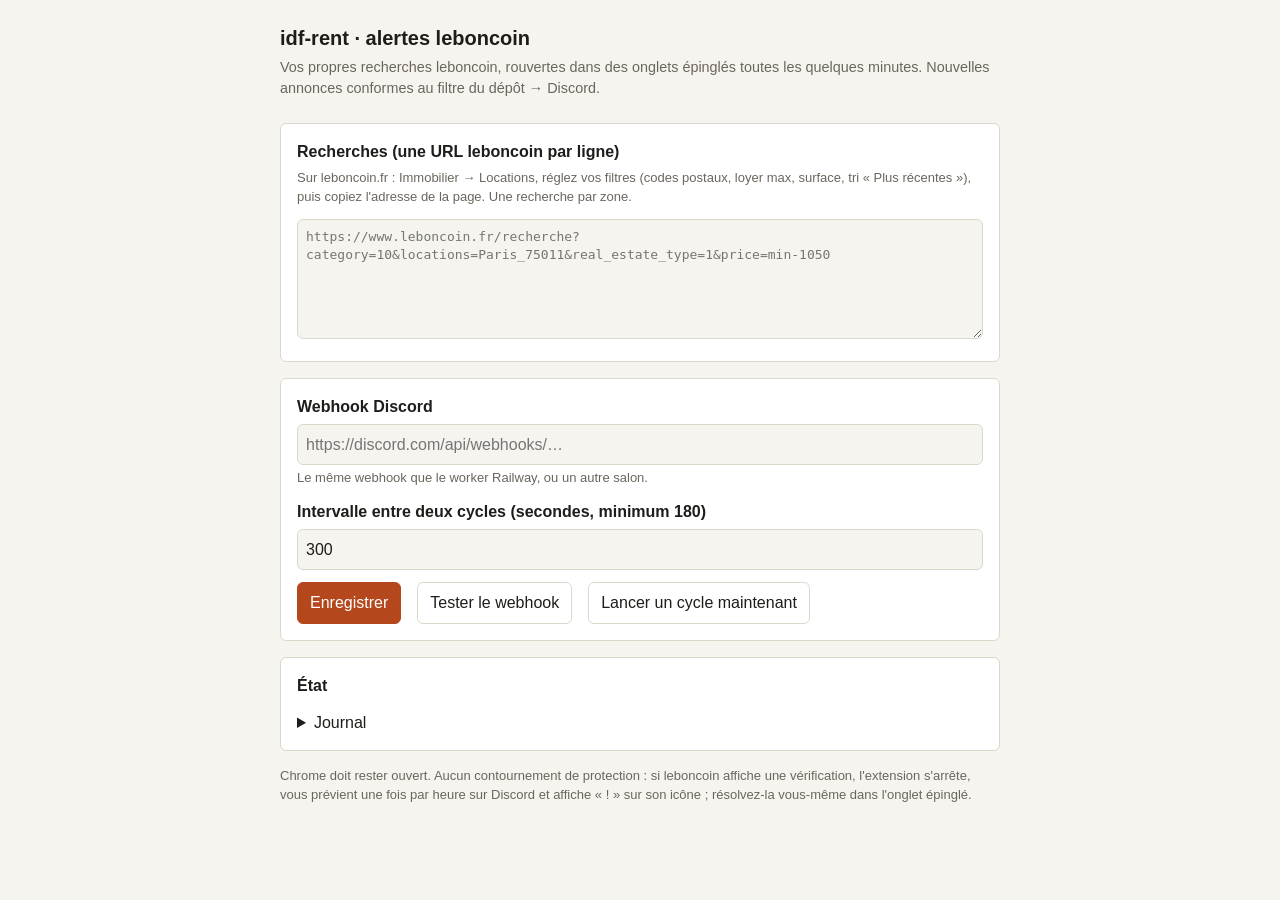
<file: extension/leboncoin/options.html>
<!doctype html>
<html lang="fr">
<head>
  <meta charset="utf-8">
  <title>idf-rent · alertes leboncoin</title>
  <style>
    :root { --bg: #f6f4ef; --surface: #fff; --text: #1f1d1a; --muted: #6b665d; --border: #ddd8cc; --accent: #b5471c; --ok: #1d6b3a; }
    @media (prefers-color-scheme: dark) { :root { --bg: #171614; --surface: #211f1c; --text: #ece8df; --muted: #a39d91; --border: #3a3631; --accent: #e07a4a; --ok: #6fcf8f; } }
    body { margin: 0; font-family: -apple-system, BlinkMacSystemFont, "Segoe UI", Roboto, sans-serif; background: var(--bg); color: var(--text); line-height: 1.45; }
    main { max-width: 720px; margin: 0 auto; padding: 24px 16px 48px; }
    h1 { font-size: 1.25rem; margin: 0 0 4px; }
    .sub { color: var(--muted); margin: 0 0 24px; font-size: .9rem; }
    section { background: var(--surface); border: 1px solid var(--border); border-radius: 6px; padding: 16px; margin-bottom: 16px; }
    label { display: block; font-weight: 600; margin-bottom: 6px; }
    .hint { color: var(--muted); font-size: .8125rem; margin: 4px 0 12px; }
    textarea, input[type=text], input[type=url], input[type=number] { width: 100%; box-sizing: border-box; font: inherit; padding: 8px; border: 1px solid var(--border); border-radius: 6px; background: var(--bg); color: var(--text); }
    textarea { min-height: 120px; font-family: ui-monospace, Menlo, monospace; font-size: .8125rem; }
    button { font: inherit; padding: 8px 12px; border: 1px solid var(--border); border-radius: 6px; background: var(--surface); color: var(--text); cursor: pointer; margin-right: 8px; }
    button.primary { background: var(--accent); border-color: var(--accent); color: #fff; }
    .row { display: flex; gap: 8px; flex-wrap: wrap; align-items: center; }
    .status { font-size: .875rem; }
    .status li { margin: 2px 0; }
    .ok { color: var(--ok); } .bad { color: var(--accent); }
    pre { background: var(--bg); border: 1px solid var(--border); border-radius: 6px; padding: 8px; font-size: .75rem; max-height: 200px; overflow: auto; white-space: pre-wrap; }
    #msg { margin-left: 8px; color: var(--muted); font-size: .875rem; }
  </style>
</head>
<body>
<main>
  <h1>idf-rent · alertes leboncoin</h1>
  <p class="sub">Vos propres recherches leboncoin, rouvertes dans des onglets épinglés toutes les quelques minutes. Nouvelles annonces conformes au filtre du dépôt → Discord.</p>

  <section>
    <label for="searches">Recherches (une URL leboncoin par ligne)</label>
    <p class="hint">Sur leboncoin.fr : Immobilier → Locations, réglez vos filtres (codes postaux, loyer max, surface, tri « Plus récentes »), puis copiez l'adresse de la page. Une recherche par zone.</p>
    <textarea id="searches" placeholder="https://www.leboncoin.fr/recherche?category=10&amp;locations=Paris_75011&amp;real_estate_type=1&amp;price=min-1050"></textarea>
  </section>

  <section>
    <label for="webhook">Webhook Discord</label>
    <input id="webhook" type="url" placeholder="https://discord.com/api/webhooks/…">
    <p class="hint">Le même webhook que le worker Railway, ou un autre salon.</p>
    <label for="interval">Intervalle entre deux cycles (secondes, minimum 180)</label>
    <input id="interval" type="number" min="180" step="30" value="300">
    <div class="row" style="margin-top:12px">
      <button class="primary" id="save">Enregistrer</button>
      <button id="test">Tester le webhook</button>
      <button id="run">Lancer un cycle maintenant</button>
      <span id="msg"></span>
    </div>
  </section>

  <section>
    <label>État</label>
    <ul class="status" id="status"></ul>
    <details id="sampleBox" hidden>
      <summary>Dernière page sans annonce reconnue (pour ajuster le parseur)</summary>
      <button id="downloadSample">Télécharger l'extrait HTML</button>
    </details>
    <details>
      <summary>Journal</summary>
      <pre id="log"></pre>
    </details>
  </section>

  <p class="hint">Chrome doit rester ouvert. Aucun contournement de protection : si leboncoin affiche une vérification, l'extension s'arrête, vous prévient une fois par heure sur Discord et affiche « ! » sur son icône ; résolvez-la vous-même dans l'onglet épinglé.</p>
</main>
<script src="options.js"></script>
</body>
</html>
</file>
